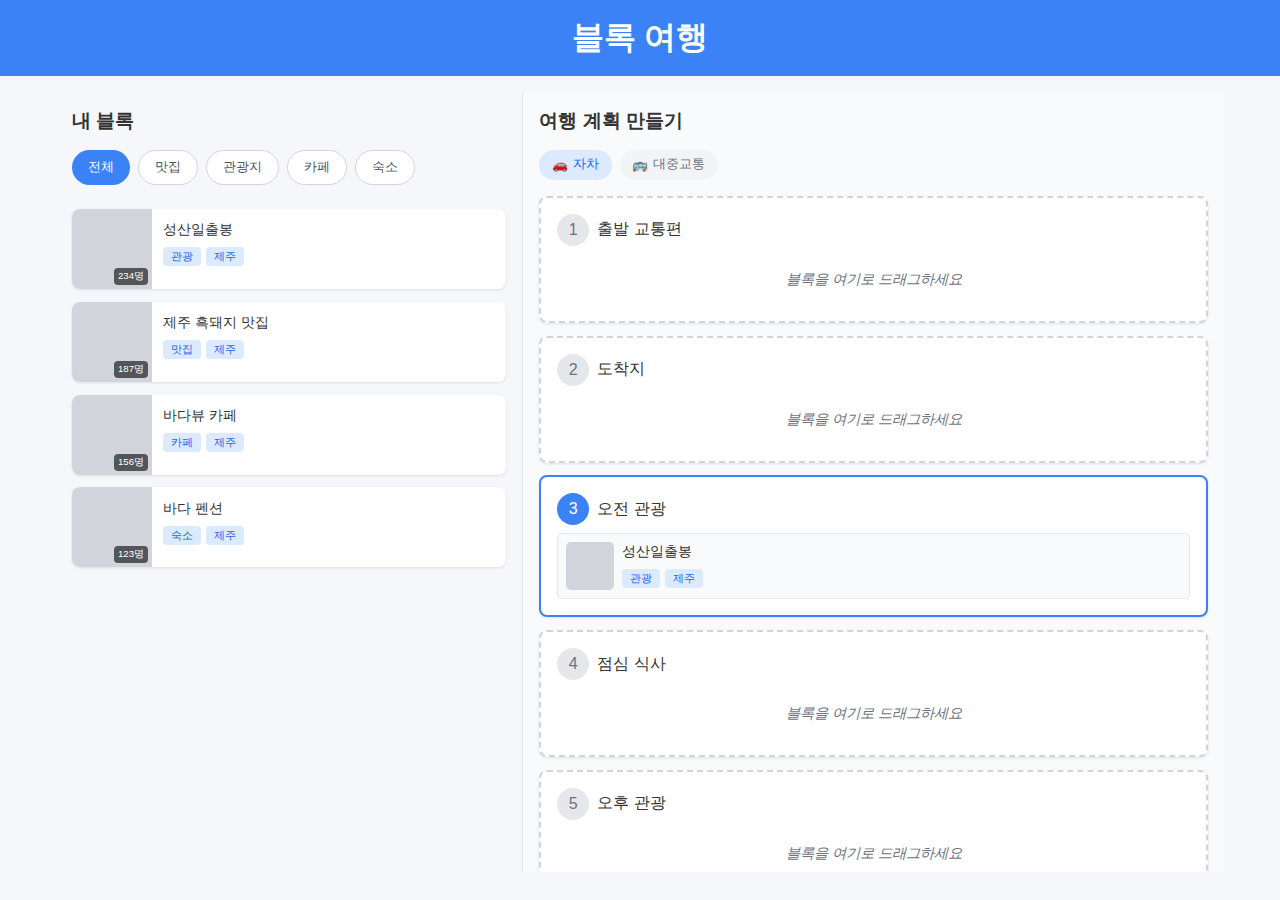
<file: index.html>
<!DOCTYPE html>
<html lang="ko">
<head>
  <meta charset="UTF-8">
  <meta name="viewport" content="width=device-width, initial-scale=1.0">
  <title>블록 여행</title>
  <style>
    /* 기본 스타일 */
    * { box-sizing: border-box; margin: 0; padding: 0; }
    body { font-family: 'Apple SD Gothic Neo', 'Noto Sans KR', sans-serif; color: #333; background-color: #f5f7fa; }
    header { background-color: #3b82f6; color: white; padding: 1rem; text-align: center; }
    
    /* 메인 레이아웃 */
    .container { max-width: 1200px; margin: 0 auto; padding: 1rem; }
    .app-layout { display: flex; height: calc(100vh - 120px); }
    .block-panel { width: 40%; padding: 1rem; border-right: 1px solid #e5e7eb; overflow-y: auto; }
    .plan-panel { width: 60%; padding: 1rem; background-color: #f9fafb; overflow-y: auto; }
    h2 { margin-bottom: 1rem; font-size: 1.2rem; }
    
    /* 필터 버튼 */
    .filter-buttons { display: flex; gap: 0.5rem; margin-bottom: 1rem; overflow-x: auto; padding-bottom: 0.5rem; }
    .filter-button { padding: 0.5rem 1rem; border-radius: 9999px; font-size: 0.8rem; border: none; cursor: pointer; }
    .filter-active { background-color: #3b82f6; color: white; }
    .filter-inactive { background-color: white; color: #4b5563; border: 1px solid #d1d5db; }
    
    /* 블록 카드 */
    .block-card { display: flex; background: white; border-radius: 0.5rem; margin-bottom: 0.8rem; overflow: hidden; box-shadow: 0 1px 3px rgba(0,0,0,0.1); }
    .block-image { width: 80px; height: 80px; background-color: #d1d5db; position: relative; }
    .block-popularity { position: absolute; bottom: 4px; right: 4px; background: rgba(0,0,0,0.6); color: white; font-size: 0.6rem; padding: 2px 4px; border-radius: 4px; }
    .block-info { padding: 0.7rem; flex: 1; }
    .block-title { font-size: 0.9rem; font-weight: 500; margin-bottom: 0.5rem; }
    .block-tags { display: flex; flex-wrap: wrap; gap: 0.3rem; }
    .block-tag { background-color: #dbeafe; color: #2563eb; font-size: 0.7rem; padding: 2px 8px; border-radius: 4px; }
    
    /* 계획 템플릿 */
    .plan-header { display: flex; gap: 0.5rem; margin-bottom: 1rem; }
    .transport-button { padding: 0.4rem 0.8rem; border-radius: 9999px; font-size: 0.8rem; display: flex; align-items: center; gap: 0.3rem; border: none; cursor: pointer; }
    .transport-active { background-color: #dbeafe; color: #2563eb; }
    .transport-inactive { background-color: #f3f4f6; color: #6b7280; }
    
    .plan-slot { background-color: white; border-radius: 0.5rem; margin-bottom: 0.8rem; padding: 1rem; box-shadow: 0 1px 3px rgba(0,0,0,0.1); }
    .plan-slot-empty { border: 2px dashed #d1d5db; }
    .plan-slot-filled { border: 2px solid #3b82f6; }
    .slot-header { display: flex; align-items: center; margin-bottom: 0.5rem; }
    .slot-icon { width: 2rem; height: 2rem; border-radius: 50%; display: flex; align-items: center; justify-content: center; margin-right: 0.5rem; }
    .slot-icon-empty { background-color: #e5e7eb; color: #6b7280; }
    .slot-icon-filled { background-color: #3b82f6; color: white; }
    .slot-title { font-weight: 500; }
    .slot-placeholder { text-align: center; color: #6b7280; font-style: italic; padding: 1rem 0; font-size: 0.9rem; }
    
    /* 블록 배치 */
    .placed-block { display: flex; background-color: #f9fafb; border: 1px solid #e5e7eb; border-radius: 0.3rem; padding: 0.5rem; margin-top: 0.5rem; }
    .placed-image { width: 3rem; height: 3rem; background-color: #d1d5db; border-radius: 0.3rem; margin-right: 0.5rem; }
    
    /* 하단 저장 버튼 */
    .save-button { background-color: #3b82f6; color: white; border: none; padding: 0.8rem; border-radius: 0.5rem; width: 100%; font-weight: 600; cursor: pointer; margin-top: 1rem; }
  </style>
</head>
<body>
  <header>
    <h1>블록 여행</h1>
  </header>
  
  <div class="container">
    <div class="app-layout">
      <!-- 왼쪽 패널: 블록 저장소 -->
      <div class="block-panel">
        <h2>내 블록</h2>
        
        <!-- 필터 버튼 -->
        <div class="filter-buttons">
          <button class="filter-button filter-active">전체</button>
          <button class="filter-button filter-inactive">맛집</button>
          <button class="filter-button filter-inactive">관광지</button>
          <button class="filter-button filter-inactive">카페</button>
          <button class="filter-button filter-inactive">숙소</button>
        </div>
        
        <!-- 블록 목록 -->
        <div class="blocks-list">
          <!-- 블록 1 -->
          <div class="block-card">
            <div class="block-image">
              <div class="block-popularity">234명</div>
            </div>
            <div class="block-info">
              <div class="block-title">성산일출봉</div>
              <div class="block-tags">
                <span class="block-tag">관광</span>
                <span class="block-tag">제주</span>
              </div>
            </div>
          </div>
          
          <!-- 블록 2 -->
          <div class="block-card">
            <div class="block-image">
              <div class="block-popularity">187명</div>
            </div>
            <div class="block-info">
              <div class="block-title">제주 흑돼지 맛집</div>
              <div class="block-tags">
                <span class="block-tag">맛집</span>
                <span class="block-tag">제주</span>
              </div>
            </div>
          </div>
          
          <!-- 블록 3 -->
          <div class="block-card">
            <div class="block-image">
              <div class="block-popularity">156명</div>
            </div>
            <div class="block-info">
              <div class="block-title">바다뷰 카페</div>
              <div class="block-tags">
                <span class="block-tag">카페</span>
                <span class="block-tag">제주</span>
              </div>
            </div>
          </div>
          
          <!-- 블록 4 -->
          <div class="block-card">
            <div class="block-image">
              <div class="block-popularity">123명</div>
            </div>
            <div class="block-info">
              <div class="block-title">바다 펜션</div>
              <div class="block-tags">
                <span class="block-tag">숙소</span>
                <span class="block-tag">제주</span>
              </div>
            </div>
          </div>
        </div>
      </div>
      
      <!-- 오른쪽 패널: 계획 템플릿 -->
      <div class="plan-panel">
        <h2>여행 계획 만들기</h2>
        
        <!-- 교통 모드 선택 -->
        <div class="plan-header">
          <button class="transport-button transport-active">
            <span>🚗</span> 자차
          </button>
          <button class="transport-button transport-inactive">
            <span>🚌</span> 대중교통
          </button>
        </div>
        
        <!-- 계획 템플릿 -->
        <div class="plan-slots">
          <!-- 출발 슬롯 -->
          <div class="plan-slot plan-slot-empty">
            <div class="slot-header">
              <div class="slot-icon slot-icon-empty">1</div>
              <div class="slot-title">출발 교통편</div>
            </div>
            <div class="slot-placeholder">
              블록을 여기로 드래그하세요
            </div>
          </div>
          
          <!-- 도착 슬롯 -->
          <div class="plan-slot plan-slot-empty">
            <div class="slot-header">
              <div class="slot-icon slot-icon-empty">2</div>
              <div class="slot-title">도착지</div>
            </div>
            <div class="slot-placeholder">
              블록을 여기로 드래그하세요
            </div>
          </div>
          
          <!-- 오전 관광 슬롯 (블록 배치됨) -->
          <div class="plan-slot plan-slot-filled">
            <div class="slot-header">
              <div class="slot-icon slot-icon-filled">3</div>
              <div class="slot-title">오전 관광</div>
            </div>
            <div class="placed-block">
              <div class="placed-image"></div>
              <div>
                <div class="block-title">성산일출봉</div>
                <div class="block-tags">
                  <span class="block-tag">관광</span>
                  <span class="block-tag">제주</span>
                </div>
              </div>
            </div>
          </div>
          
          <!-- 점심 식사 슬롯 -->
          <div class="plan-slot plan-slot-empty">
            <div class="slot-header">
              <div class="slot-icon slot-icon-empty">4</div>
              <div class="slot-title">점심 식사</div>
            </div>
            <div class="slot-placeholder">
              블록을 여기로 드래그하세요
            </div>
          </div>
          
          <!-- 오후 관광 슬롯 -->
          <div class="plan-slot plan-slot-empty">
            <div class="slot-header">
              <div class="slot-icon slot-icon-empty">5</div>
              <div class="slot-title">오후 관광</div>
            </div>
            <div class="slot-placeholder">
              블록을 여기로 드래그하세요
            </div>
          </div>
          
          <!-- 저녁 식사 슬롯 -->
          <div class="plan-slot plan-slot-empty">
            <div class="slot-header">
              <div class="slot-icon slot-icon-empty">6</div>
              <div class="slot-title">저녁 식사</div>
            </div>
            <div class="slot-placeholder">
              블록을 여기로 드래그하세요
            </div>
          </div>
        </div>
        
        <!-- 저장 버튼 -->
        <button class="save-button">여행 계획 저장하기</button>
      </div>
    </div>
  </div>
</body>
</html>
</file>
